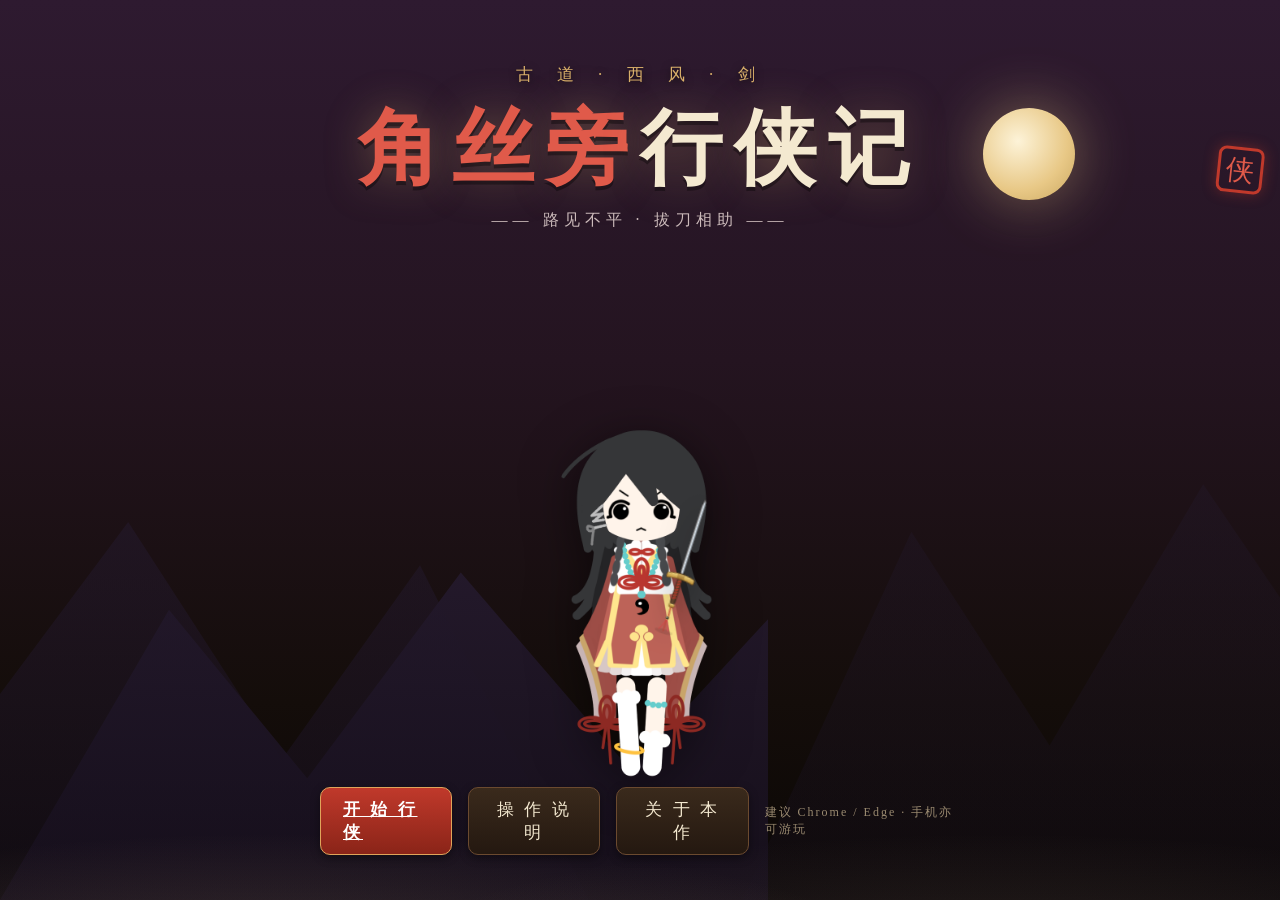
<file: index.html>
﻿<!DOCTYPE html>
<html lang="zh-CN">
<head>
<meta charset="UTF-8">
<meta name="viewport" content="width=device-width, initial-scale=1.0, user-scalable=no">
<title>角丝旁行侠记</title>
<link rel="icon" href="data:image/svg+xml,%3Csvg xmlns='http://www.w3.org/2000/svg' viewBox='0 0 100 100'%3E%3Crect width='100' height='100' rx='18' fill='%23a83232'/%3E%3Ctext x='50' y='72' font-size='64' text-anchor='middle' fill='%23f4e9d0' font-family='KaiTi,serif'%3E%E4%BE%A0%3C/text%3E%3C/svg%3E">
<link rel="stylesheet" href="css/style.css?v=12">
</head>
<body>

<div class="title-screen">
  <div class="mountains">
    <div class="mountain"></div>
    <div class="mountain m2"></div>
    <div class="mountain m3"></div>
    <div class="moon"></div>
    <div class="fog"></div>
  </div>

  <div class="title-main">
    <div class="logo-small">古 道 · 西 风 · 剑</div>
    <h1 class="logo-title"><span class="accent">角丝旁</span>行侠记</h1>
    <div class="logo-sub">—— 路见不平 · 拔刀相助 ——</div>
    <div class="logo-seal">侠</div>
  </div>

  <div class="title-hero">
    <img class="hero-art" src="assets/hero.png?v=12" alt="角丝旁">
    <img class="sword-art" src="assets/sword.png" alt="普通剑">
  </div>

  <div class="title-menu">
    <a class="btn primary" href="game.html">开 始 行 侠</a>
    <button class="btn" id="btnHelp">操 作 说 明</button>
    <button class="btn" id="btnAbout">关 于 本 作</button>
    <div class="hint">建议 Chrome / Edge · 手机亦可游玩</div>
  </div>
</div>

<!-- 操作说明 -->
<div class="modal-mask" id="helpModal">
  <div class="modal">
    <h2>操 作 说 明</h2>
    <div class="line">
      · <b>← → 或 A D</b>：左右移动<br>
      · <b>空格 / J / 点击</b>：挥剑<br>
      · <b>手机</b>：左下 ◀ ▶ 移动，右下「拔剑」攻击<br>
      · 击败三波强敌：<small>古道山贼 → 众贼来犯 → 黑风寨主</small><br>
      · 行侠仗义，血量归零则再战一场
    </div>
    <div class="actions"><button class="btn primary small" id="helpClose">明 白 了</button></div>
  </div>
</div>

<!-- 关于 -->
<div class="modal-mask" id="aboutModal">
  <div class="modal">
    <h2>关 于 本 作</h2>
    <div class="line">
      <b>《角丝旁行侠记》</b>—— 一部武侠画风的横版剧情小游戏。<br><br>
      主角 <b>角丝旁</b>，是一名红衣女剑修。行走江湖，最见不得欺压良善之事——路见不平，拔刀相助。<br><br>
      立绘与场景均为手绘风格素材，音效由 WebAudio 实时合成，全程离线可用。
    </div>
    <div class="actions"><button class="btn primary small" id="aboutClose">关 闭</button></div>
  </div>
</div>

<script src="js/audio.js?v=12"></script>
<script>
(function () {
  var help = document.getElementById("helpModal");
  var about = document.getElementById("aboutModal");
  document.getElementById("btnHelp").addEventListener("click", function () { help.classList.add("open"); AudioSys.click(); });
  document.getElementById("btnAbout").addEventListener("click", function () { about.classList.add("open"); AudioSys.click(); });
  document.getElementById("helpClose").addEventListener("click", function () { help.classList.remove("open"); });
  document.getElementById("aboutClose").addEventListener("click", function () { about.classList.remove("open"); });
  [help, about].forEach(function (m) {
    m.addEventListener("click", function (ev) { if (ev.target === m) m.classList.remove("open"); });
  });
  function unlock() { AudioSys.init(); }
  window.addEventListener("pointerdown", unlock, { once: true });
})();
</script>
</body>
</html>
</file>
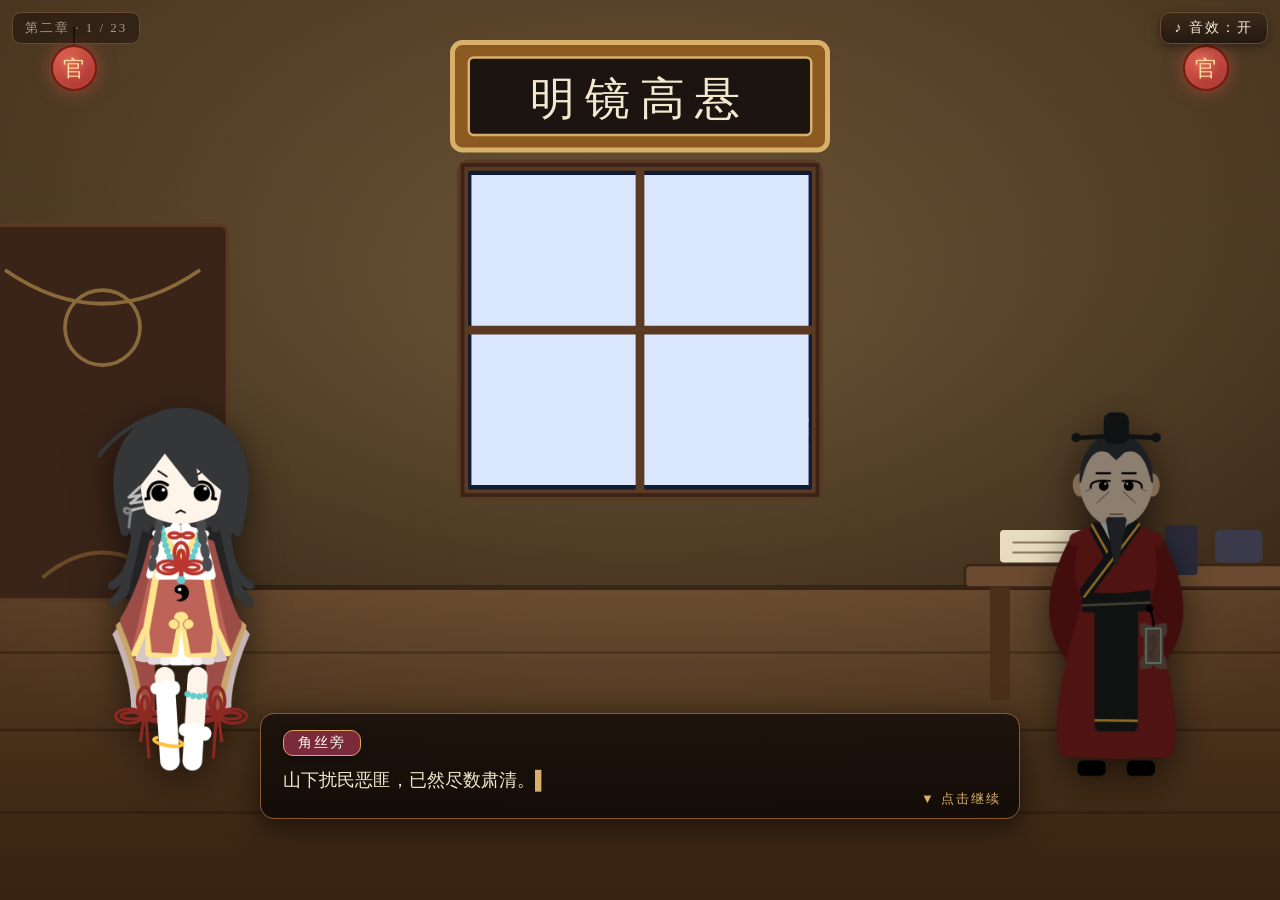
<file: chapter2.html>
﻿<!DOCTYPE html>
<html lang="zh-CN">
<head>
<meta charset="UTF-8">
<meta name="viewport" content="width=device-width, initial-scale=1.0, user-scalable=no">
<title>角丝旁行侠记 · 第二章</title>
<link rel="icon" href="data:image/svg+xml,%3Csvg xmlns='http://www.w3.org/2000/svg' viewBox='0 0 100 100'%3E%3Crect width='100' height='100' rx='18' fill='%23a83232'/%3E%3Ctext x='50' y='72' font-size='64' text-anchor='middle' fill='%23f4e9d0' font-family='KaiTi,serif'%3E%E4%BE%A0%3C/text%3E%3C/svg%3E">
<link rel="stylesheet" href="css/style.css?v=12">
</head>
<body>

<div class="c2">
  <!-- 县衙场景 -->
  <div class="c2-scene">
    <svg viewBox="0 0 1280 720" preserveAspectRatio="xMidYMid slice" xmlns="http://www.w3.org/2000/svg">
      <defs>
        <linearGradient id="yWall" x1="0" y1="0" x2="0" y2="1"><stop offset="0" stop-color="#46321d"/><stop offset="1" stop-color="#2a1c0f"/></linearGradient>
        <linearGradient id="yFloor" x1="0" y1="0" x2="0" y2="1"><stop offset="0" stop-color="#573b23"/><stop offset="1" stop-color="#36220f"/></linearGradient>
        <radialGradient id="yGlow" cx="50%" cy="34%" r="58%"><stop offset="0" stop-color="#ffdf9a" stop-opacity=".24"/><stop offset="1" stop-color="#ffdf9a" stop-opacity="0"/></radialGradient>
        <clipPath id="winClip"><rect x="505" y="140" width="270" height="248"/></clipPath>
      </defs>
      <rect width="1280" height="720" fill="url(#yWall)"/>
      <path d="M 0 470 L 1280 470 L 1280 720 L 0 720 Z" fill="url(#yFloor)"/>
      <line x1="0" y1="470" x2="1280" y2="470" stroke="#1f1208" stroke-width="4"/>
      <g stroke="#2a180c" stroke-width="2" opacity=".55">
        <line x1="0" y1="522" x2="1280" y2="522"/><line x1="0" y1="584" x2="1280" y2="584"/><line x1="0" y1="650" x2="1280" y2="650"/>
      </g>
      <rect width="1280" height="720" fill="url(#yGlow)"/>

      <!-- 匾额 -->
      <rect x="490" y="34" width="300" height="86" rx="8" fill="#8a5a20" stroke="#d9b06a" stroke-width="4"/>
      <rect x="503" y="46" width="274" height="62" rx="4" fill="#1c1410" stroke="#d9b06a" stroke-width="2"/>
      <text x="640" y="91" text-anchor="middle" font-size="36" fill="#f4e9d0" font-family="KaiTi,serif" letter-spacing="8">明镜高悬</text>

      <!-- 窗（居中）：窗外下雨打雷 -->
      <rect x="498" y="132" width="284" height="264" rx="6" fill="#101c34" stroke="#5a3a22" stroke-width="9"/>
      <g clip-path="url(#winClip)">
        <rect x="505" y="140" width="270" height="248" fill="#101c34"/>
        <g fill="#18223c" opacity=".85">
          <ellipse cx="520" cy="152" rx="72" ry="22"/>
          <ellipse cx="606" cy="142" rx="82" ry="26"/>
          <ellipse cx="700" cy="150" rx="74" ry="22"/>
          <ellipse cx="765" cy="146" rx="58" ry="18"/>
        </g>
        <g class="yrain-static" stroke="#c6d4e4" stroke-width="1.8" opacity=".22"><line x1="522" y1="-50" x2="537" y2="-26"/><line x1="556" y1="5" x2="571" y2="29"/><line x1="590" y1="60" x2="605" y2="84"/><line x1="624" y1="115" x2="639" y2="139"/><line x1="658" y1="170" x2="673" y2="194"/><line x1="692" y1="225" x2="707" y2="249"/><line x1="726" y1="280" x2="741" y2="304"/><line x1="760" y1="335" x2="775" y2="359"/></g>
        <g class="yrain" stroke="#c6d4e4" stroke-width="2" opacity=".85"><line x1="508.0" y1="-50" x2="523.0" y2="-26"/><line x1="524.0" y1="-24" x2="539.0" y2="0"/><line x1="540.0" y1="2" x2="555.0" y2="26"/><line x1="556.0" y1="28" x2="571.0" y2="52"/><line x1="572.0" y1="54" x2="587.0" y2="78"/><line x1="588.0" y1="80" x2="603.0" y2="104"/><line x1="604.0" y1="106" x2="619.0" y2="130"/><line x1="620.0" y1="132" x2="635.0" y2="156"/><line x1="636.0" y1="158" x2="651.0" y2="182"/><line x1="652.0" y1="184" x2="667.0" y2="208"/><line x1="668.0" y1="210" x2="683.0" y2="234"/><line x1="684.0" y1="236" x2="699.0" y2="260"/><line x1="700.0" y1="262" x2="715.0" y2="286"/><line x1="716.0" y1="288" x2="731.0" y2="312"/><line x1="732.0" y1="314" x2="747.0" y2="338"/><line x1="748.0" y1="340" x2="763.0" y2="364"/><line x1="764.0" y1="366" x2="779.0" y2="390"/><line x1="780.0" y1="392" x2="795.0" y2="416"/></g>
        <g class="yrain2" stroke="#aebfd4" stroke-width="1.8" opacity=".7"><line x1="509.0" y1="-50" x2="524.0" y2="-26"/><line x1="527.0" y1="-21" x2="542.0" y2="3"/><line x1="545.0" y1="8" x2="560.0" y2="32"/><line x1="563.0" y1="37" x2="578.0" y2="61"/><line x1="581.0" y1="66" x2="596.0" y2="90"/><line x1="599.0" y1="95" x2="614.0" y2="119"/><line x1="617.0" y1="124" x2="632.0" y2="148"/><line x1="635.0" y1="153" x2="650.0" y2="177"/><line x1="653.0" y1="182" x2="668.0" y2="206"/><line x1="671.0" y1="211" x2="686.0" y2="235"/><line x1="689.0" y1="240" x2="704.0" y2="264"/><line x1="707.0" y1="269" x2="722.0" y2="293"/><line x1="725.0" y1="298" x2="740.0" y2="322"/><line x1="743.0" y1="327" x2="758.0" y2="351"/><line x1="761.0" y1="356" x2="776.0" y2="380"/><line x1="779.0" y1="385" x2="794.0" y2="409"/></g>
        <path class="ybolt" d="M 645 132 L 612 222 L 640 220 L 600 322 L 668 210 L 642 214 L 682 132 Z" fill="#f2f6ff"/>
        <rect class="yflash" x="505" y="140" width="270" height="248" fill="#dbe7ff"/>
      </g>
      <line x1="640" y1="132" x2="640" y2="396" stroke="#5a3a22" stroke-width="7"/>
      <line x1="498" y1="264" x2="782" y2="264" stroke="#5a3a22" stroke-width="7"/>
      <rect x="498" y="132" width="284" height="264" fill="none" stroke="#3a2418" stroke-width="3"/>

      <!-- 山水屏风（左） -->
      <rect x="110" y="180" width="200" height="300" rx="6" fill="#3a2418" stroke="#5a3a22" stroke-width="3"/>
      <path d="M 132 216 Q 210 270 288 216" stroke="#8a6a3a" stroke-width="3" fill="none"/>
      <circle cx="210" cy="262" r="30" fill="none" stroke="#8a6a3a" stroke-width="3"/>
      <path d="M 162 462 Q 210 422 258 462" stroke="#6a4a28" stroke-width="3" fill="none"/>

      <!-- 书案（右） -->
      <rect x="900" y="452" width="300" height="18" rx="4" fill="#6b4a2f" stroke="#3a2418" stroke-width="2"/>
      <rect x="920" y="470" width="16" height="90" fill="#4a3018"/>
      <rect x="1162" y="470" width="16" height="90" fill="#4a3018"/>
      <rect x="928" y="424" width="120" height="26" rx="3" fill="#e8dcc0"/>
      <line x1="938" y1="434" x2="1038" y2="434" stroke="#8a7a5a" stroke-width="1.5"/>
      <line x1="938" y1="442" x2="1018" y2="442" stroke="#8a7a5a" stroke-width="1.5"/>
      <rect x="1060" y="420" width="26" height="40" rx="3" fill="#2a2a3a"/>
      <rect x="1100" y="424" width="38" height="26" rx="4" fill="#3a3a4a"/>

      <!-- 立柱 -->
      <rect x="36" y="40" width="34" height="680" fill="#7a2a20" stroke="#4a1a12" stroke-width="3"/>
      <rect x="1210" y="40" width="34" height="680" fill="#7a2a20" stroke="#4a1a12" stroke-width="3"/>

</svg>
  </div>

  <!-- 顶部红灯笼（自适应两端） -->
  <div class="c2-lantern left"><span class="cord"></span><span class="lamp">官</span></div>
  <div class="c2-lantern right"><span class="cord"></span><span class="lamp">官</span></div>

  <!-- 回忆插画层 -->
  <div class="c2-cg" id="c2Cg"><div id="c2CgInner"></div></div>

  <!-- 角色 -->
  <div class="c2-char hero" id="c2Hero"><img src="assets/hero.png?v=12" alt="角丝旁"></div>
  <div class="c2-char magistrate" id="c2Mag"><img src="assets/magistrate.png" alt="县长"></div>

  <!-- 过渡横幅 -->
  <div class="c2-banner" id="c2Banner"><span id="c2BannerText"></span><div class="hint">▼ 点击继续</div></div>

  <!-- 剧情条 -->
  <div class="dialog" id="c2Dialog" style="display:none">
    <span class="speaker narrator" id="c2DialogSpeaker">旁白</span>
    <div class="text"><span id="c2DialogText"></span><span class="caret" id="c2Caret">▌</span></div>
    <span class="next" id="c2DialogNext" style="display:none">▼ 点击继续</span>
  </div>

  <!-- 音效 -->
  <button class="btn small c2-music" id="c2BtnMusic">♪ 音效：开</button>
  <div class="c2-progress" id="c2Progress">第二章</div>

  <!-- 结局 -->
  <div class="c2-end" id="c2End">
    <div class="result-card">
      <div class="tag">—— 角丝旁行侠记 · 第二章 ——</div>
      <div class="title">第二章 · 完</div>
      <div class="desc" id="c2EndDesc">猛虎为患，百姓遭殃。<br>角丝旁应下此事，明日便进山除虎——</div>
      <div class="actions">
        <button class="btn primary" id="c2BtnReplay">再 看 一 遍</button>
        <button class="btn" id="c2BtnCh1">回 第 一 章</button>
        <button class="btn" id="c2BtnTitle">返 回 标 题</button>
      </div>
    </div>
  </div>
</div>

<script src="js/audio.js?v=12"></script>
<script src="js/chapter2.js?v=1"></script>
</body>
</html>
</file>
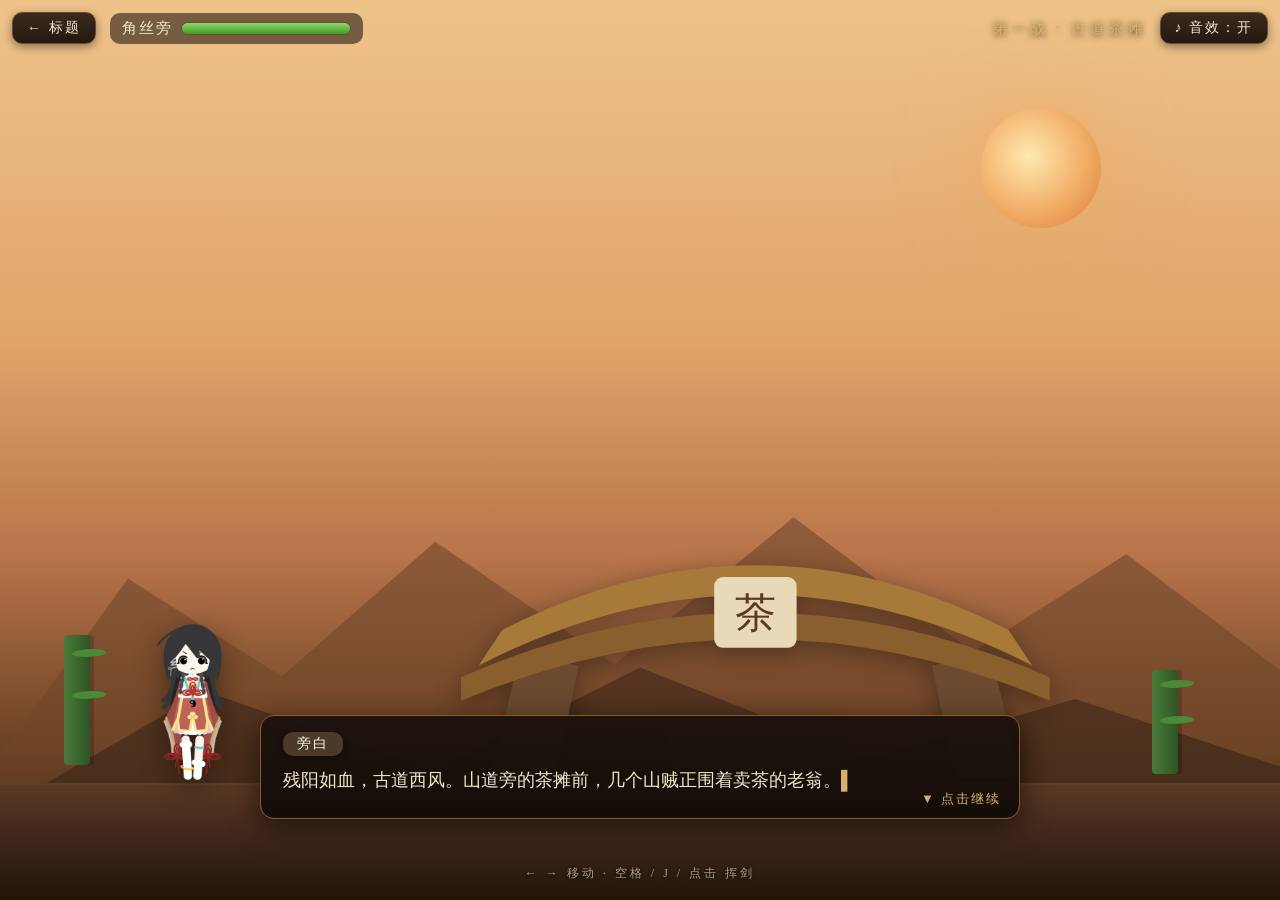
<file: game.html>
﻿<!DOCTYPE html>
<html lang="zh-CN">
<head>
<meta charset="UTF-8">
<meta name="viewport" content="width=device-width, initial-scale=1.0, user-scalable=no">
<title>角丝旁行侠记 · 拔刀相助</title>
<link rel="icon" href="data:image/svg+xml,%3Csvg xmlns='http://www.w3.org/2000/svg' viewBox='0 0 100 100'%3E%3Crect width='100' height='100' rx='18' fill='%23a83232'/%3E%3Ctext x='50' y='72' font-size='64' text-anchor='middle' fill='%23f4e9d0' font-family='KaiTi,serif'%3E%E4%BE%A0%3C/text%3E%3C/svg%3E">
<link rel="stylesheet" href="css/style.css?v=12">
</head>
<body>

<div class="game">
  <div class="scene">
    <!-- 场景一：古道茶摊 -->
    <div class="scene-layer bg-trail" data-bg="bg-trail">
      <div class="sun"></div>
      <div class="far-hill"></div>
      <div class="near-hill"></div>
      <div class="bamboo" style="left:5%;bottom:15%;height:130px;--rot:8deg"><span class="leaf" style="top:14px;left:8px"></span><span class="leaf" style="top:56px;left:8px"></span></div>
      <div class="bamboo" style="left:90%;bottom:14%;height:104px;--rot:-10deg"><span class="leaf" style="top:10px;left:8px"></span><span class="leaf" style="top:46px;left:8px"></span></div>
      <svg class="stall" viewBox="0 0 200 140" xmlns="http://www.w3.org/2000/svg">
        <path d="M 10 138 L 20 96 L 40 100 L 32 138 Z" fill="#6b4a2f"/>
        <path d="M 190 138 L 180 96 L 160 100 L 168 138 Z" fill="#6b4a2f"/>
        <path d="M 6 100 Q 100 52 194 100 L 186 88 Q 100 44 14 88 Z" fill="#a87a3a"/>
        <path d="M 0 104 Q 100 60 200 104 L 200 112 Q 100 70 0 112 Z" fill="#8a5f2e"/>
        <rect x="86" y="70" width="28" height="24" rx="3" fill="#e8d9b8"/>
        <text x="100" y="87" text-anchor="middle" font-size="14" fill="#5a3a22" font-family="KaiTi,serif">茶</text>
        <rect x="70" y="120" width="60" height="18" rx="4" fill="#5a3a22"/>
      </svg>
      <div class="ground"></div>
    </div>

    <!-- 场景二：众贼来犯（茶摊近景） -->
    <div class="scene-layer bg-trail bg-village" data-bg="bg-village">
      <div class="sun" style="opacity:.85"></div>
      <div class="far-hill" style="opacity:.9"></div>
      <svg class="stall" viewBox="0 0 200 140" xmlns="http://www.w3.org/2000/svg" style="left:26%;width:min(clamp(440px, 72vh, 800px), 46vw)">
        <path d="M 10 138 L 20 96 L 40 100 L 32 138 Z" fill="#5a3a22"/>
        <path d="M 190 138 L 180 96 L 160 100 L 168 138 Z" fill="#5a3a22"/>
        <path d="M 6 100 Q 100 52 194 100 L 186 88 Q 100 44 14 88 Z" fill="#96682e"/>
        <path d="M 0 104 Q 100 60 200 104 L 200 112 Q 100 70 0 112 Z" fill="#7a5426"/>
        <rect x="86" y="70" width="28" height="24" rx="3" fill="#d9c6a0"/>
        <text x="100" y="87" text-anchor="middle" font-size="14" fill="#4a3018" font-family="KaiTi,serif">茶</text>
        <rect x="70" y="120" width="60" height="18" rx="4" fill="#4a3018"/>
      </svg>
      <div class="bamboo" style="left:8%;bottom:15%;height:120px"><span class="leaf" style="top:12px;left:8px"></span></div>
      <div class="ground"></div>
    </div>

    <!-- 场景三：黑风寨 -->
    <div class="scene-layer bg-stronghold" data-bg="bg-stronghold">
      <div class="moon-slim"></div>
      <div class="far-hill" style="opacity:.7"></div>
      <svg class="gate" viewBox="0 0 220 160" xmlns="http://www.w3.org/2000/svg">
        <rect x="30" y="30" width="18" height="120" fill="#3a2418"/>
        <rect x="172" y="30" width="18" height="120" fill="#3a2418"/>
        <rect x="10" y="20" width="200" height="26" rx="4" fill="#4a2e1c"/>
        <rect x="10" y="20" width="200" height="10" fill="#5a3a24"/>
        <rect x="54" y="46" width="112" height="104" fill="#2a1a12"/>
        <rect x="54" y="46" width="112" height="12" fill="#3a2418"/>
        <text x="110" y="112" text-anchor="middle" font-size="24" fill="#d9b06a" font-family="KaiTi,serif">黑风寨</text>
        <circle cx="110" cy="52" r="10" fill="none" stroke="#d9b06a" stroke-width="2"/>
      </svg>
      <svg class="brazier" viewBox="0 0 120 260" xmlns="http://www.w3.org/2000/svg" style="left:8%;bottom:13%;width:min(80px,9vw)">
        <path d="M 60 58 C 55 76 50 84 50 91 C 50 99 54 103 60 103 C 66 103 70 99 70 91 C 70 84 65 76 60 58 Z" fill="#c94520" opacity=".85"/>
        <path d="M 60 66 C 56 80 53 86 53 91 C 53 97 56 100 60 100 C 64 100 67 97 67 91 C 67 86 64 80 60 66 Z" fill="#e87a30"/>
        <path d="M 60 76 C 58 84 56 88 56 91 C 56 95 58 97 60 97 C 62 97 64 95 64 91 C 64 88 62 84 60 76 Z" fill="#ffdf90"/>
        <ellipse cx="60" cy="104" rx="15" ry="6" fill="#e87a30" opacity=".4"/>
        <ellipse cx="60" cy="104" rx="34" ry="11" fill="#1c1c26" stroke="#3c3c4e" stroke-width="4"/>
        <ellipse cx="60" cy="102" rx="26" ry="7" fill="none" stroke="#3c3c4e" stroke-width="2.5"/>
        <line x1="42" y1="102" x2="78" y2="102" stroke="#3c3c4e" stroke-width="3"/>
        <rect x="53" y="104" width="14" height="92" rx="5" fill="#26262f"/>
        <rect x="56" y="104" width="4" height="92" fill="#4a4a5c" opacity=".45"/>
        <ellipse cx="60" cy="150" rx="17" ry="7" fill="none" stroke="#26262f" stroke-width="5"/>
        <ellipse cx="60" cy="168" rx="11" ry="5" fill="none" stroke="#3c3c4e" stroke-width="4"/>
        <path d="M 60 196 L 33 240 L 24 247 Q 19 252 27 254 L 41 246 L 60 204 Z" fill="#26262f"/>
        <path d="M 60 196 L 87 240 L 96 247 Q 101 252 93 254 L 79 246 L 60 204 Z" fill="#26262f"/>
        <path d="M 60 196 L 60 254 L 68 254 L 68 204 Z" fill="#26262f"/>
        <path d="M 33 240 Q 24 236 22 226 Q 21 218 29 218 Q 35 218 35 226" fill="none" stroke="#26262f" stroke-width="4" stroke-linecap="round"/>
        <path d="M 87 240 Q 96 236 98 226 Q 99 218 91 218 Q 85 218 85 226" fill="none" stroke="#26262f" stroke-width="4" stroke-linecap="round"/>
      </svg>
      <svg class="brazier" viewBox="0 0 120 260" xmlns="http://www.w3.org/2000/svg" style="left:84%;bottom:13%;width:min(80px,9vw)">
        <path d="M 60 58 C 55 76 50 84 50 91 C 50 99 54 103 60 103 C 66 103 70 99 70 91 C 70 84 65 76 60 58 Z" fill="#c94520" opacity=".85"/>
        <path d="M 60 66 C 56 80 53 86 53 91 C 53 97 56 100 60 100 C 64 100 67 97 67 91 C 67 86 64 80 60 66 Z" fill="#e87a30"/>
        <path d="M 60 76 C 58 84 56 88 56 91 C 56 95 58 97 60 97 C 62 97 64 95 64 91 C 64 88 62 84 60 76 Z" fill="#ffdf90"/>
        <ellipse cx="60" cy="104" rx="15" ry="6" fill="#e87a30" opacity=".4"/>
        <ellipse cx="60" cy="104" rx="34" ry="11" fill="#1c1c26" stroke="#3c3c4e" stroke-width="4"/>
        <ellipse cx="60" cy="102" rx="26" ry="7" fill="none" stroke="#3c3c4e" stroke-width="2.5"/>
        <line x1="42" y1="102" x2="78" y2="102" stroke="#3c3c4e" stroke-width="3"/>
        <rect x="53" y="104" width="14" height="92" rx="5" fill="#26262f"/>
        <rect x="56" y="104" width="4" height="92" fill="#4a4a5c" opacity=".45"/>
        <ellipse cx="60" cy="150" rx="17" ry="7" fill="none" stroke="#26262f" stroke-width="5"/>
        <ellipse cx="60" cy="168" rx="11" ry="5" fill="none" stroke="#3c3c4e" stroke-width="4"/>
        <path d="M 60 196 L 33 240 L 24 247 Q 19 252 27 254 L 41 246 L 60 204 Z" fill="#26262f"/>
        <path d="M 60 196 L 87 240 L 96 247 Q 101 252 93 254 L 79 246 L 60 204 Z" fill="#26262f"/>
        <path d="M 60 196 L 60 254 L 68 254 L 68 204 Z" fill="#26262f"/>
        <path d="M 33 240 Q 24 236 22 226 Q 21 218 29 218 Q 35 218 35 226" fill="none" stroke="#26262f" stroke-width="4" stroke-linecap="round"/>
        <path d="M 87 240 Q 96 236 98 226 Q 99 218 91 218 Q 85 218 85 226" fill="none" stroke="#26262f" stroke-width="4" stroke-linecap="round"/>
      </svg>
      <div class="near-hill" style="opacity:.5"></div>
      <div class="ground"></div>
    </div>
  </div>

  <!-- 战斗区 -->
  <div class="arena" id="arena">
    <div class="blade" id="blade"></div>
    <div id="sword"><img src="assets/sword.png" alt="普通剑"></div>
    <div class="entity hero-entity" id="heroEntity">
      <img class="hero" src="assets/hero.png?v=12" alt="角丝旁">
    </div>
  </div>

  <!-- HUD -->
  <div class="hud">
    <button class="btn small" id="btnTitle">← 标题</button>
    <div class="bar hero">
      <div class="label">角丝旁</div>
      <div class="track"><div class="fill" id="heroBarFill" style="width:100%"></div></div>
    </div>
    <div class="bar bossbar" id="bossBar">
      <div class="label">山寨主</div>
      <div class="track"><div class="fill" id="bossBarFill" style="width:100%"></div></div>
    </div>
    <span class="spacer"></span>
    <span class="wave-tag" id="waveTag">第一战 · 古道茶摊</span>
    <button class="btn small" id="btnMusic">♪ 音效：开</button>
  </div>

  <!-- 剧情条 -->
  <div class="dialog" id="dialog" style="display:none">
    <span class="speaker narrator" id="dialogSpeaker">旁白</span>
    <div class="text"><span id="dialogText"></span><span class="caret" id="caret">▌</span></div>
    <span class="next" id="dialogNext" style="display:none">▼ 点击继续</span>
  </div>

  <!-- 触屏控制 -->
  <div class="touch-ctrl">
    <button class="tbtn tleft" id="tleft">◀</button>
    <button class="tbtn tright" id="tright">▶</button>
    <button class="tbtn tatk" id="tatk">拔 剑</button>
  </div>

  <div class="hurt-flash" id="hurtFlash"></div>
  <div class="controls-hint">← → 移动 · 空格 / J / 点击 挥剑</div>

  <!-- 结果 -->
  <div class="result-overlay" id="resultOverlay">
    <div class="result-card">
      <div class="tag">—— 角丝旁行侠记 ——</div>
      <div class="title" id="resultTitle"></div>
      <div class="desc" id="resultDesc"></div>
      <div class="actions">
        <button class="btn primary" id="btnRetry">再 战 一 场</button>
        <button class="btn" id="btnCh2" style="display:none">进 入 第 二 章</button>
        <button class="btn" id="btnTitleEnd">返 回 标 题</button>
      </div>
    </div>
  </div>
</div>

<script src="js/audio.js?v=12"></script>
<script src="js/game.js?v=12"></script>
</body>
</html>
</file>
<file: css/style.css>
/* ============================================================
   《角丝旁行侠记》样式
   ============================================================ */
:root {
  --ink: #2b2018;
  --paper: #f4e9d0;
  --gold: #d9b06a;
  --red: #a83232;
  --dark: #1a1410;
}
* { box-sizing: border-box; margin: 0; padding: 0; }
html, body { height: 100%; }
body {
  font-family: "KaiTi", "STKaiti", "KaiTi_GB2312", "Microsoft YaHei", serif;
  background: #120d0a;
  color: var(--paper);
  overflow: hidden;
  user-select: none;
  -webkit-user-select: none;
  touch-action: manipulation;
}
img { -webkit-user-drag: none; }

/* ---------- 通用按钮 ---------- */
.btn {
  font-family: inherit;
  font-size: 17px;
  letter-spacing: 3px;
  color: var(--paper);
  background: linear-gradient(#3a2a1c, #241810);
  border: 1px solid #6b4a2f;
  border-radius: 10px;
  padding: 10px 22px;
  cursor: pointer;
  box-shadow: 0 3px 10px rgba(0,0,0,.4);
  transition: transform .12s, box-shadow .12s, filter .12s;
}
.btn:hover { transform: translateY(-2px); box-shadow: 0 6px 16px rgba(0,0,0,.5); filter: brightness(1.12); }
.btn:active { transform: translateY(0); }
.btn.primary {
  background: linear-gradient(#c0392b, #8a2418);
  border-color: #e0a45a;
  color: #fff;
  font-weight: bold;
}
.btn.small { font-size: 14px; padding: 6px 14px; letter-spacing: 2px; }

/* ============================================================
   标题页
   ============================================================ */
.title-screen {
  position: fixed; inset: 0;
  overflow: hidden;
  background: linear-gradient(#2e1a30 0%, #241420 40%, #140d0a 78%, #0a0705 100%);
}
.mountains { position: absolute; inset: 0; }
.mountain {
  position: absolute; bottom: 0;
  width: 60vw; height: 52vh;
  background: linear-gradient(#2a1e34, #160f1c);
  clip-path: polygon(0 100%, 22% 38%, 40% 74%, 60% 30%, 82% 72%, 100% 40%, 100% 100%);
  opacity: .9;
}
.mountain.m2 { left: -14vw; transform: scaleX(-1); height: 60vh; opacity: .55; }
.mountain.m3 { right: -18vw; height: 66vh; opacity: .35; }
.moon {
  position: absolute; top: 12%; right: 16%;
  width: 92px; height: 92px; border-radius: 50%;
  background: radial-gradient(circle at 38% 36%, #fdf3d8, #e8c886 60%, #c9a65f);
  box-shadow: 0 0 60px rgba(232,200,134,.45);
}
.fog {
  position: absolute; left: -20%; right: -20%; bottom: -8vh; height: 22vh;
  background: radial-gradient(50% 100% at 30% 100%, rgba(190,160,120,.22), transparent 70%),
              radial-gradient(50% 100% at 70% 100%, rgba(190,160,120,.16), transparent 70%);
}
.title-main { position: absolute; top: 7%; left: 50%; transform: translateX(-50%); text-align: center; z-index: 6; width: 92vw; }
.logo-small { color: var(--gold); font-size: 17px; letter-spacing: 10px; text-shadow: 0 2px 8px rgba(0,0,0,.6); }
.logo-title {
  margin-top: 8px;
  font-size: clamp(42px, 7.5vw, 82px);
  letter-spacing: 12px;
  color: var(--paper);
  text-shadow: 0 4px 0 rgba(0,0,0,.35), 0 0 40px rgba(217,176,106,.35);
}
.logo-title .accent { color: #e05a4a; }
.logo-sub { margin-top: 6px; color: #cbb; font-size: 16px; letter-spacing: 5px; }
.logo-seal {
  position: absolute; right: -34px; top: 50%;
  width: 46px; height: 46px;
  border: 3px solid #c0392b; border-radius: 8px;
  color: #e05a4a; font-size: 28px; line-height: 42px; text-align: center;
  transform: rotate(6deg); box-shadow: 0 0 14px rgba(192,57,43,.4);
}
.title-hero { position: absolute; left: 50%; bottom: 13%; transform: translateX(-52%); height: 40vh; z-index: 4; }
.title-hero .hero-art { height: 100%; filter: drop-shadow(0 10px 24px rgba(0,0,0,.5)); }
.title-hero .sword-art {
  position: absolute; height: 42%;
  left: 62%; top: 18%;
  transform: rotate(18deg);
  filter: drop-shadow(0 6px 14px rgba(0,0,0,.55));
  animation: floatSword 3.4s ease-in-out infinite;
}
@keyframes floatSword {
  0%, 100% { transform: rotate(18deg) translateY(0); }
  50% { transform: rotate(12deg) translateY(-10px); }
}
.title-menu {
  position: absolute; left: 50%; bottom: 5%; transform: translateX(-50%);
  display: flex; gap: 16px; z-index: 7; align-items: center;
}
.title-menu .hint { color: #9a8a70; font-size: 12px; letter-spacing: 2px; }
.modal-mask {
  position: fixed; inset: 0; z-index: 40;
  background: rgba(0,0,0,.6);
  display: none; align-items: center; justify-content: center;
  padding: 20px;
}
.modal-mask.open { display: flex; }
.modal {
  width: min(560px, 94vw);
  background: #241810;
  border: 1px solid #6b4a2f;
  border-radius: 14px;
  padding: 26px 30px;
  box-shadow: 0 10px 40px rgba(0,0,0,.6);
  max-height: 80vh; overflow: auto;
}
.modal h2 { color: var(--gold); letter-spacing: 6px; font-size: 22px; margin-bottom: 16px; }
.modal .line { line-height: 2; font-size: 16px; color: #e8dcc0; }
.modal .actions { margin-top: 18px; display: flex; justify-content: center; }

/* ============================================================
   游戏页
   ============================================================ */
.game { position: fixed; inset: 0; }
.scene { position: absolute; inset: 0; overflow: hidden; }
.scene-layer { position: absolute; inset: 0; opacity: 0; transition: opacity .6s ease; }
.scene-layer.active { opacity: 1; }

/* 场景一：古道茶摊 / 场景二：众贼（茶摊近景） */
.bg-trail { background: linear-gradient(#eec38a 0%, #e0a468 38%, #b8744a 62%, #6e4426 82%, #432a18 100%); }
.bg-trail .sun {
  position: absolute; right: 14%; top: 12%;
  width: 120px; height: 120px; border-radius: 50%;
  background: radial-gradient(circle at 40% 40%, #ffe9b0, #f0a860 60%, #d97a3a);
  box-shadow: 0 0 80px rgba(240,168,96,.6);
}
.bg-trail .far-hill {
  position: absolute; left: 0; right: 0; bottom: 16%; height: 34%;
  background: linear-gradient(#8a5a3a, #6e4426);
  clip-path: polygon(0 100%, 10% 42%, 22% 74%, 34% 30%, 48% 70%, 62% 22%, 76% 66%, 88% 34%, 100% 72%, 100% 100%);
  opacity: .8;
}
.bg-trail .near-hill {
  position: absolute; left: 0; right: 0; bottom: 10%; height: 22%;
  background: linear-gradient(#5a3824, #432a18);
  clip-path: polygon(0 100%, 16% 40%, 34% 80%, 50% 28%, 68% 74%, 84% 44%, 100% 78%, 100% 100%);
  opacity: .92;
}
.bamboo { position: absolute; width: 26px; }
.bamboo::before {
  content: ""; display: block; width: 100%; height: 100%;
  background: linear-gradient(90deg, #4a7a3a, #2e5424);
  border-radius: 4px;
  box-shadow: 4px 0 0 rgba(0,0,0,.18);
}
.bamboo .leaf {
  position: absolute; width: 34px; height: 8px; left: 8px;
  background: #4a8a38; border-radius: 60% 40% 60% 40%;
  transform-origin: 0 50%;
}
.bg-trail .stall { position: absolute; bottom: 13%; left: 36%; width: min(clamp(440px, 72vh, 800px), 46vw); filter: drop-shadow(0 6px 12px rgba(0,0,0,.35)); }

/* 场景三：黑风寨 */
.bg-stronghold {
  background: linear-gradient(#241a30 0%, #1a1220 42%, #241220 66%, #120b14 84%, #0a070c 100%);
}
.bg-stronghold .moon-slim {
  position: absolute; top: 10%; left: 18%;
  width: 70px; height: 70px; border-radius: 50%;
  background: radial-gradient(circle at 38% 36%, #fdf3d8, #e8c886 60%, #c9a65f);
  box-shadow: 0 0 50px rgba(232,200,134,.4);
  opacity: .9;
}
.bg-stronghold .far-hill {
  position: absolute; left: 0; right: 0; bottom: 16%; height: 36%;
  background: linear-gradient(#1c1424, #120c18);
  clip-path: polygon(0 100%, 12% 44%, 26% 78%, 40% 34%, 56% 72%, 70% 26%, 86% 66%, 100% 40%, 100% 100%);
  opacity: .85;
}
.bg-stronghold .near-hill {
  position: absolute; left: 0; right: 0; bottom: 10%; height: 20%;
  background: linear-gradient(#160f1c, #0e0912);
  clip-path: polygon(0 100%, 20% 36%, 40% 80%, 60% 30%, 80% 76%, 100% 42%, 100% 100%);
}
.bg-stronghold .gate { position: absolute; left: 50%; bottom: 12%; transform: translateX(-50%); width: min(300px, 46vw); filter: drop-shadow(0 10px 20px rgba(0,0,0,.6)); }
.flame {
  position: absolute; bottom: 13%; width: 26px; height: 44px;
  background: radial-gradient(circle at 50% 80%, #ffe9a0, #f08a3a 45%, #d94a2a 70%, rgba(217,74,42,0) 100%);
  border-radius: 50% 50% 50% 50% / 60% 60% 40% 40%;
  animation: flicker 1.1s ease-in-out infinite alternate;
  filter: blur(1px);
}
@keyframes flicker { from { transform: scaleY(1) rotate(-2deg); opacity: .9; } to { transform: scaleY(1.25) rotate(2deg); opacity: 1; } }

/* 地面 */
.ground {
  position: absolute; left: 0; right: 0; bottom: 0; height: 13%;
  background: linear-gradient(#5a3824 0%, #3a2418 55%, #241408 100%);
  border-top: 2px solid rgba(240,200,140,.25);
}

/* ---------- 战斗区 ---------- */
.arena { position: absolute; inset: 0; z-index: 3; }
.entity { position: absolute; bottom: 13%; }
.hero-entity { left: 8%; z-index: 5; }
.hero-entity img.hero { height: clamp(110px, 18vh, 200px); display: block; filter: drop-shadow(0 8px 14px rgba(0,0,0,.4)); }
.hero-entity.slash-pose img.hero { transform: translateY(4px) scale(1.03); }
.hero-entity.hurt img.hero { filter: brightness(1.5) sepia(.4) hue-rotate(-40deg) saturate(2.4); }
.enemy-entity { z-index: 4; transition: left .02s linear; }
.enemy-entity img.enemy { display: block; filter: drop-shadow(0 6px 12px rgba(0,0,0,.35)); }
.enemy-entity.bandit img.enemy { height: clamp(110px, 18vh, 200px); }
.enemy-entity.elite img.enemy { height: clamp(140px, 24vh, 260px); }
.enemy-entity.boss img.enemy { height: clamp(170px, 30vh, 320px); }
.enemy-entity.hurt img.enemy { filter: drop-shadow(0 6px 12px rgba(0,0,0,.35)) brightness(1.5) sepia(1) hue-rotate(-45deg) saturate(3); }
.enemy-entity.enraged img.enemy { filter: drop-shadow(0 0 16px rgba(255,80,60,.8)); }
.enemy-entity.dead img.enemy { opacity: 0; transform: rotate(90deg) translateY(20px); transition: all .5s ease; }
.enemy-entity .name-tag {
  position: absolute; top: -24px; left: 50%; transform: translateX(-50%);
  background: rgba(20,12,8,.85); color: var(--gold);
  font-size: 13px; letter-spacing: 2px; padding: 2px 12px; border-radius: 9px;
  border: 1px solid #6b4a2f; white-space: nowrap;
}
.enemy-entity .hpbar {
  position: absolute; top: -6px; left: 50%; transform: translateX(-50%);
  width: 64%; height: 7px; background: #3a2a1c; border-radius: 5px; overflow: hidden;
  border: 1px solid #241810; display: none;
}
.enemy-entity.show-hp .hpbar { display: block; }
.enemy-entity .hpbar .fill { display: block; height: 100%; width: 100%; background: linear-gradient(#e05a4a, #a83232); transition: width .12s; }

/* 挥剑 */
#sword {
  position: absolute; z-index: 7; pointer-events: none;
  height: clamp(70px, 11vh, 110px);
  transform-origin: 50% 88%;
  opacity: 0;
}
#sword img { height: 100%; display: block; }
#sword img.flip { transform: scaleX(-1); }
#sword.slash { animation: swordSwing .34s ease-out; }
@keyframes swordSwing {
  0% { transform: rotate(-72deg) scale(.9); opacity: 0; }
  12% { opacity: 1; }
  60% { transform: rotate(8deg) scale(1.05); opacity: 1; }
  100% { transform: rotate(78deg) scale(1); opacity: 0; }
}
/* 剑气弧光 */
#blade {
  position: absolute; z-index: 6; pointer-events: none;
  width: 220px; height: 130px; opacity: 0;
  background: radial-gradient(ellipse at 20% 50%, rgba(255,255,255,.85), rgba(220,240,255,.35) 45%, transparent 70%);
  border-radius: 50%;
  filter: blur(6px);
}
#blade.slash { animation: bladeFlash .3s ease-out; }
@keyframes bladeFlash { 0% { opacity: 0; transform: scaleX(.4); } 25% { opacity: .9; } 100% { opacity: 0; transform: scaleX(1.15); } }

/* 飘字 */
.float-num {
  position: absolute; z-index: 12; font-size: 22px; font-weight: bold;
  color: #ffe08a; text-shadow: 0 2px 0 #000, 0 0 8px rgba(255,120,60,.6);
  pointer-events: none; animation: floatUp .85s ease-out forwards;
}
.float-num.crit { color: #ff6a5a; font-size: 26px; }
@keyframes floatUp { 0% { transform: translateY(0); opacity: 1; } 100% { transform: translateY(-56px); opacity: 0; } }

/* 受击闪屏 / 震动 */
.hurt-flash { position: fixed; inset: 0; z-index: 50; background: radial-gradient(ellipse at center, rgba(255,60,40,.28), rgba(160,20,10,.55)); opacity: 0; pointer-events: none; }
.hurt-flash.go { animation: hurtFlash .3s ease-out; }
@keyframes hurtFlash { 0% { opacity: 1; } 100% { opacity: 0; } }
.arena.shake { animation: shake .3s ease-out; }
@keyframes shake { 0%,100% { transform: translate(0,0); } 25% { transform: translate(-6px,3px); } 50% { transform: translate(5px,-3px); } 75% { transform: translate(-3px,-2px); } }

/* ---------- HUD ---------- */
.hud {
  position: absolute; top: 12px; left: 12px; right: 12px;
  display: flex; align-items: center; gap: 14px; z-index: 10;
}
.bar { display: flex; align-items: center; gap: 8px; background: rgba(20,12,8,.55); border-radius: 10px; padding: 6px 12px; }
.bar .label { color: var(--paper); font-size: 15px; letter-spacing: 2px; white-space: nowrap; }
.bar .track { width: 170px; height: 13px; background: #3a2a1c; border: 1px solid #6b4a2f; border-radius: 8px; overflow: hidden; }
.bar .fill { height: 100%; width: 100%; background: linear-gradient(#8fdc6a, #3f9a2a); transition: width .15s; }
.bossbar { display: none; }
.bossbar.show { display: flex; }
.bossbar .fill { background: linear-gradient(#f07860, #b02a20); }
.wave-tag { margin-left: auto; color: var(--gold); font-size: 16px; letter-spacing: 3px; text-shadow: 0 2px 6px rgba(0,0,0,.7); white-space: nowrap; }
.controls-hint {
  position: absolute; bottom: 2%; left: 50%; transform: translateX(-50%);
  color: rgba(244,233,208,.65); font-size: 12px; letter-spacing: 3px; z-index: 8;
  text-shadow: 0 1px 4px rgba(0,0,0,.8); pointer-events: none; white-space: nowrap;
}

/* ---------- 剧情条 ---------- */
.dialog {
  position: absolute; left: 50%; bottom: 9%; transform: translateX(-50%);
  width: min(760px, 92vw); z-index: 20;
  background: linear-gradient(rgba(28,18,12,.96), rgba(18,11,7,.96));
  border: 1px solid #8a5a2e; border-radius: 14px;
  padding: 16px 22px 14px;
  box-shadow: 0 8px 30px rgba(0,0,0,.6);
}
.speaker {
  display: inline-block; background: var(--red); color: #ffe;
  font-size: 14px; letter-spacing: 2px;
  padding: 3px 14px; border-radius: 10px; margin-bottom: 8px;
  box-shadow: 0 2px 6px rgba(0,0,0,.35);
}
.speaker.narrator { background: #4a3a28; }
.speaker.hero { background: #7a2a3a; border: 1px solid #e0a45a; }
.dialog .text { font-size: 18px; line-height: 1.8; min-height: 2.2em; color: #f0e6cc; }
.caret { display: inline-block; width: 10px; color: var(--gold); animation: blink .9s steps(1) infinite; }
@keyframes blink { 50% { opacity: 0; } }
.next {
  position: absolute; right: 18px; bottom: 10px;
  color: var(--gold); font-size: 13px; letter-spacing: 2px;
  animation: blink 1.1s steps(1) infinite;
}

/* ---------- 触屏 ---------- */
.touch-ctrl { position: absolute; left: 0; right: 0; bottom: 0; z-index: 15; display: none; pointer-events: none; }
.tbtn {
  position: absolute; bottom: 14px; pointer-events: auto;
  width: 62px; height: 62px; border-radius: 50%;
  background: rgba(30,18,10,.6); border: 2px solid #6b4a2f; color: var(--paper);
  font-size: 22px; font-family: inherit;
}
.tbtn:active { background: rgba(160,50,30,.7); }
.tleft { left: 18px; }
.tright { left: 96px; }
.tatk { right: 20px; width: 84px; height: 84px; border-radius: 42px; font-size: 17px; letter-spacing: 3px; background: rgba(160,40,24,.65); border-color: #e0a45a; color: #fff; }
@media (hover: none), (pointer: coarse) { .touch-ctrl { display: block; } .controls-hint { display: none; } }

/* ---------- 结果 ---------- */
.result-overlay {
  position: fixed; inset: 0; z-index: 60;
  background: rgba(0,0,0,.74);
  display: none; align-items: center; justify-content: center; padding: 20px;
}
.result-overlay.open { display: flex; }
.result-card {
  width: min(520px, 94vw);
  background: linear-gradient(#2a1c10, #1a1008);
  border: 2px solid var(--gold); border-radius: 18px;
  padding: 34px 40px; text-align: center;
  box-shadow: 0 0 70px rgba(217,176,106,.22);
}
.result-card .tag { color: #8a7a60; font-size: 13px; letter-spacing: 6px; }
.result-card .title { margin-top: 10px; font-size: 44px; color: var(--gold); letter-spacing: 12px; text-shadow: 0 0 22px rgba(217,176,106,.5); }
.result-card .title.fail { color: #d98a7a; text-shadow: 0 0 22px rgba(217,80,60,.5); }
.result-card .desc { margin-top: 14px; color: #e8dcc0; line-height: 1.9; font-size: 16px; white-space: pre-line; }
.result-card .actions { margin-top: 24px; display: flex; gap: 14px; justify-content: center; flex-wrap: wrap; }

/* 山寨门口铁艺烛台架 */
.brazier {
  position: absolute;
  z-index: 2;
  filter: drop-shadow(0 6px 12px rgba(0,0,0,.45));
}
/* ============================================================
   第二章：县衙剧情
   ============================================================ */
.c2 { position: fixed; inset: 0; overflow: hidden; background: #120c08; }
.c2-scene { position: absolute; inset: 0; }
.c2-scene svg { width: 100%; height: 100%; display: block; }
.c2-char {
  position: absolute; bottom: 13%; height: 42vh; z-index: 5;
  transition: filter .25s ease, transform .25s ease, opacity .25s ease;
}
.c2-char img { height: 100%; display: block; filter: drop-shadow(0 10px 18px rgba(0,0,0,.55)); }
.c2-char.hero { left: 7%; }
.c2-char.magistrate { right: 7%; }
.c2-char.dim { filter: brightness(.55); }
.c2-char.speaking { transform: translateY(-5px); }
.c2-char.hidden { opacity: 0; }
.c2-cg {
  position: absolute; inset: 0; z-index: 4; display: none;
  align-items: center; justify-content: center; background: #080505;
}
.c2-cg.open { display: flex; }
.c2-cg svg { width: 100%; height: 100%; display: block; }
.c2-banner {
  position: absolute; inset: 0; z-index: 26; display: none;
  align-items: center; justify-content: center;
  background: rgba(8,4,2,.6); cursor: pointer;
}
.c2-banner.open { display: flex; }
.c2-banner span {
  font-size: clamp(34px, 6vw, 54px); letter-spacing: 20px; color: var(--gold);
  text-shadow: 0 0 34px rgba(217,176,106,.65), 0 4px 0 rgba(0,0,0,.4);
}
.c2-banner .hint { position: absolute; bottom: 12%; left: 50%; transform: translateX(-50%); color: #9a8a70; font-size: 13px; letter-spacing: 4px; }
.c2-end {
  position: fixed; inset: 0; z-index: 70; display: none;
  align-items: center; justify-content: center; padding: 20px;
  background: rgba(0,0,0,.8);
}
.c2-end.open { display: flex; }
.speaker.official { background: #5a3a1c; border: 1px solid #d9b06a; }
.speaker.hero { background: #7a2a3a; border: 1px solid #e0a45a; }
.c2-music { position: absolute; top: 12px; right: 12px; z-index: 30; }
.c2-progress {
  position: absolute; top: 12px; left: 12px; z-index: 30;
  color: rgba(244,233,208,.6); font-size: 13px; letter-spacing: 2px;
  background: rgba(20,12,8,.5); padding: 6px 12px; border-radius: 9px; border: 1px solid #6b4a2f;
}
/* ---------- 第二章：窗外下雨打雷 ---------- */
.yrain, .yrain2 { animation: none; }

@keyframes yRainFall { from { transform: translateY(0); } to { transform: translateY(360px); } }
.yflash { animation: yLightning 3.6s linear infinite; }
@keyframes yLightning {
  0%, 88%, 91%, 94.5%, 97%, 100% { opacity: 0; }
  88.5% { opacity: .95; }
  89.2% { opacity: .15; }
  89.8% { opacity: .8; }
  91.4% { opacity: .25; }
  92% { opacity: .7; }
}
.ybolt { animation: yBolt 3.6s linear infinite; }
@keyframes yBolt {
  0%, 88.2%, 94.6%, 100% { opacity: 0; }
  89% { opacity: 1; }
  89.5% { opacity: .9; }
  92.2% { opacity: .95; }
}

/* ---------- 手机端适配 ---------- */
@media (max-width: 620px) {
  .c2-char { height: 28vh; }
  .c2-char.hero { left: 3%; }
  .c2-char.magistrate { right: 3%; }
  .c2-progress { font-size: 11px; padding: 4px 9px; top: 66px; }
  .c2-music { font-size: 12px; padding: 5px 10px; top: 64px; }
  .dialog { width: 92vw; padding: 7px 14px 7px; bottom: 13%; }
  .dialog .text { font-size: 15px; line-height: 1.55; }
  .dialog .next { bottom: 6px; right: 12px; font-size: 12px; }
  .dialog .speaker { font-size: 13px; padding: 2px 10px; margin-bottom: 5px; }
  .tatk { width: 64px; height: 64px; border-radius: 32px; font-size: 15px; letter-spacing: 2px; }
  .c2-banner span { letter-spacing: 14px; }
}
/* ---------- 顶部红灯笼（自适应两端） ---------- */
.c2-lantern { position: absolute; top: 3%; width: 46px; height: 64px; z-index: 8; pointer-events: none; }
.c2-lantern.left { left: 4%; }
.c2-lantern.right { right: 4%; }
.c2-lantern .cord { display: block; width: 2px; height: 18px; margin: 0 auto; background: #1f1208; }
.c2-lantern .lamp {
  display: block; width: 46px; height: 46px; margin: 0 auto;
  background: radial-gradient(circle at 40% 35%, #e86a5a, #a83232 72%);
  border: 2px solid #7a1a10; border-radius: 50%;
  color: #ffdf9a; font-size: 22px; line-height: 44px; text-align: center;
  font-family: KaiTi, serif;
  box-shadow: 0 0 18px rgba(224,90,74,.5), inset 0 0 8px rgba(255,160,80,.35);
}
@media (max-width: 620px) {
  .c2-lantern { top: 2%; width: 38px; height: 52px; }
  .c2-lantern.left { left: 3%; }
  .c2-lantern.right { right: 3%; }
  .c2-lantern .cord { height: 13px; }
  .c2-lantern .lamp { width: 38px; height: 38px; font-size: 18px; line-height: 36px; }
}
/* ---------- 移动端：整体抬高（地面+场景物件+人物），避免对话框挡住人物 ---------- */
@media (max-width: 620px) {
  .scene-layer .ground { height: 28%; }
  .arena .entity { bottom: 28%; }
  /* 场景物件随地面一起抬高，不被加高的地面遮挡 */
  .bg-trail .far-hill, .bg-stronghold .far-hill { bottom: 31%; }
  .bg-trail .near-hill, .bg-stronghold .near-hill { bottom: 25%; }
  .bg-trail .stall { bottom: 28% !important; }
  .bg-stronghold .gate { bottom: 27%; }
  .bamboo { bottom: 30% !important; }
  .brazier { bottom: 28% !important; }
}
</file>
